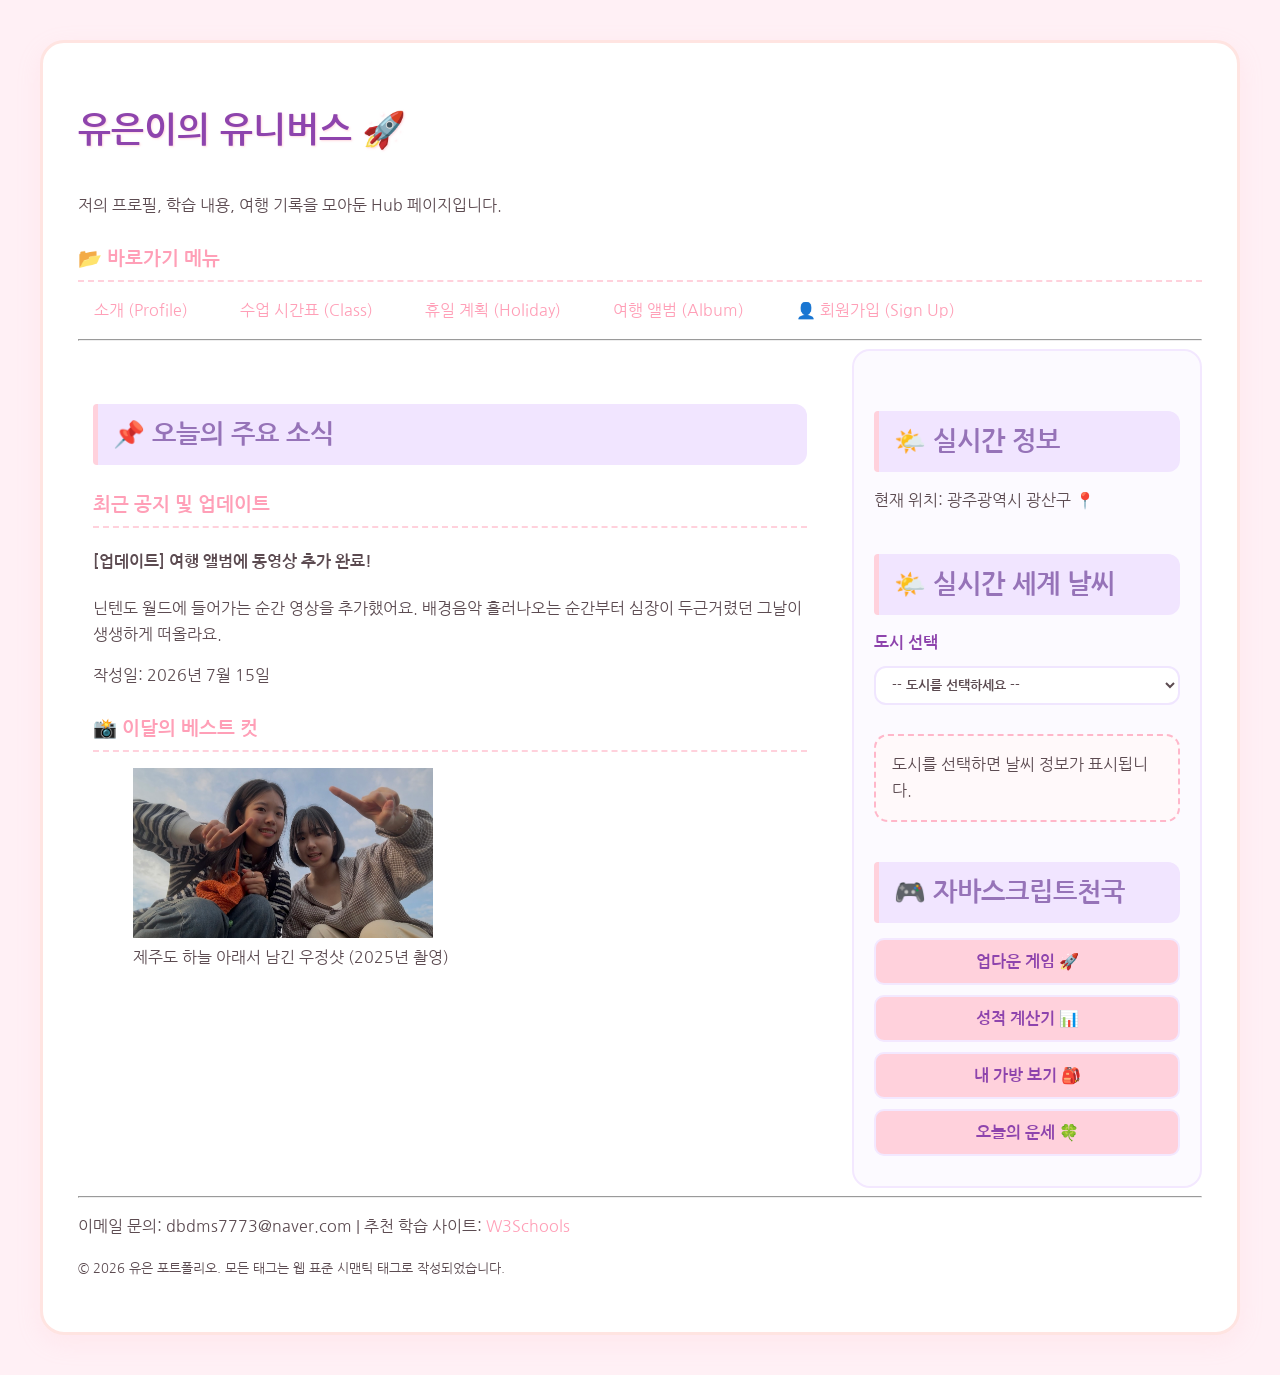
<file: html/index.html>
<!DOCTYPE html>
<html lang="ko">
<head>
    <meta charset="UTF-8">
    <meta name="viewport" content="width=device-width, initial-scale=1.0">
    <title>유은이의 유니버스</title>
    <link rel="stylesheet" href="../css/style.css">
</head>
<body>
    <div class="container">
        <header>
            <h1>유은이의 유니버스 🚀</h1>
            <p>저의 프로필, 학습 내용, 여행 기록을 모아둔 Hub 페이지입니다.</p>
        </header>
        
        <nav>
            <h3>📂 바로가기 메뉴</h3>
            <ul>
                <li><a href="myProfile.html">소개 (Profile)</a></li>
                <li><a href="myClass.html">수업 시간표 (Class)</a></li>
                <li><a href="myHoliday.html">휴일 계획 (Holiday)</a></li>
                <li><a href="myTrip.html">여행 앨범 (Album)</a></li>
                <li><a href="signUp.html">👤 회원가입 (Sign Up)</a></li>
            </ul>
        </nav>

        <hr>

        <div class="content-wrapper">
            <main>
                <h2>📌 오늘의 주요 소식</h2>

                <section>
                    <h3>최근 공지 및 업데이트</h3>
                    <article>
                        <h4>[업데이트] 여행 앨범에 동영상 추가 완료!</h4>
                        <p>닌텐도 월드에 들어가는 순간 영상을 추가했어요. 배경음악 흘러나오는 순간부터 심장이 두근거렸던 그날이 생생하게 떠올라요. </p>
                        <p>작성일: <time datetime="2026-07-15">2026년 7월 15일</time></p>
                    </article>
                </section>

                <section>
                    <h3>📸 이달의 베스트 컷</h3>
                    <figure>
                        <img src="../media/jeju.jpg" width="300" height="170" alt="제주도 여행 사진">
                        <figcaption>제주도 하늘 아래서 남긴 우정샷 (2025년 촬영)</figcaption>
                    </figure>
                </section>
            </main>

            <aside>
                <h2>🌤️ 실시간 정보</h2>
                <p>현재 위치: 광주광역시 광산구 📍</p>

                <section class="weather-panel">
                    <h2>🌤️ 실시간 세계 날씨</h2>
                    <label for="city-select">도시 선택</label>
                    <select id="city-select">
                        <option value="none">-- 도시를 선택하세요 --</option>
                        <option value="37.57,126.98">대한민국 서울 KR</option>
                        <option value="35.68,139.76">일본 도쿄 JP</option>
                        <option value="48.85,2.35">프랑스 파리 FR</option>
                        <option value="40.71,-74.01">미국 뉴욕 US</option>
                    </select>
                    <div id="weather-box" class="weather-box">
                        도시를 선택하면 날씨 정보가 표시됩니다.
                    </div>
                </section>

                <section class="game-menu">
                    <h2>🎮 자바스크립트천국</h2>
                    <button type="button" onclick="startUpDownGame()">업다운 게임 🚀</button>
                    <button type="button" onclick="calculateGrade()">성적 계산기 📊</button>
                    <button type="button" onclick="showMyBag()">내 가방 보기 🎒</button>
                    <button type="button" onclick="showTodayFortune()">오늘의 운세 🍀</button>
                </section>
            </aside>
        </div>
        <hr>

        <footer>
            <p>이메일 문의: dbdms7773@naver.com | 추천 학습 사이트: <a href="https://www.w3schools.com" target="_blank">W3Schools</a></p>
            <p><small>© 2026 유은 포트폴리오. 모든 태그는 웹 표준 시맨틱 태그로 작성되었습니다.</small></p>
        </footer>
    </div>
    <script src="../script/upDown.js"></script>
    <script src="../script/grade.js"></script>
    <script src="../script/bag.js"></script>
    <script src="../script/fortune.js"></script>
    <script type="module" src="../script/realtimeInfo.js"></script>
</body>
</html>
</file>
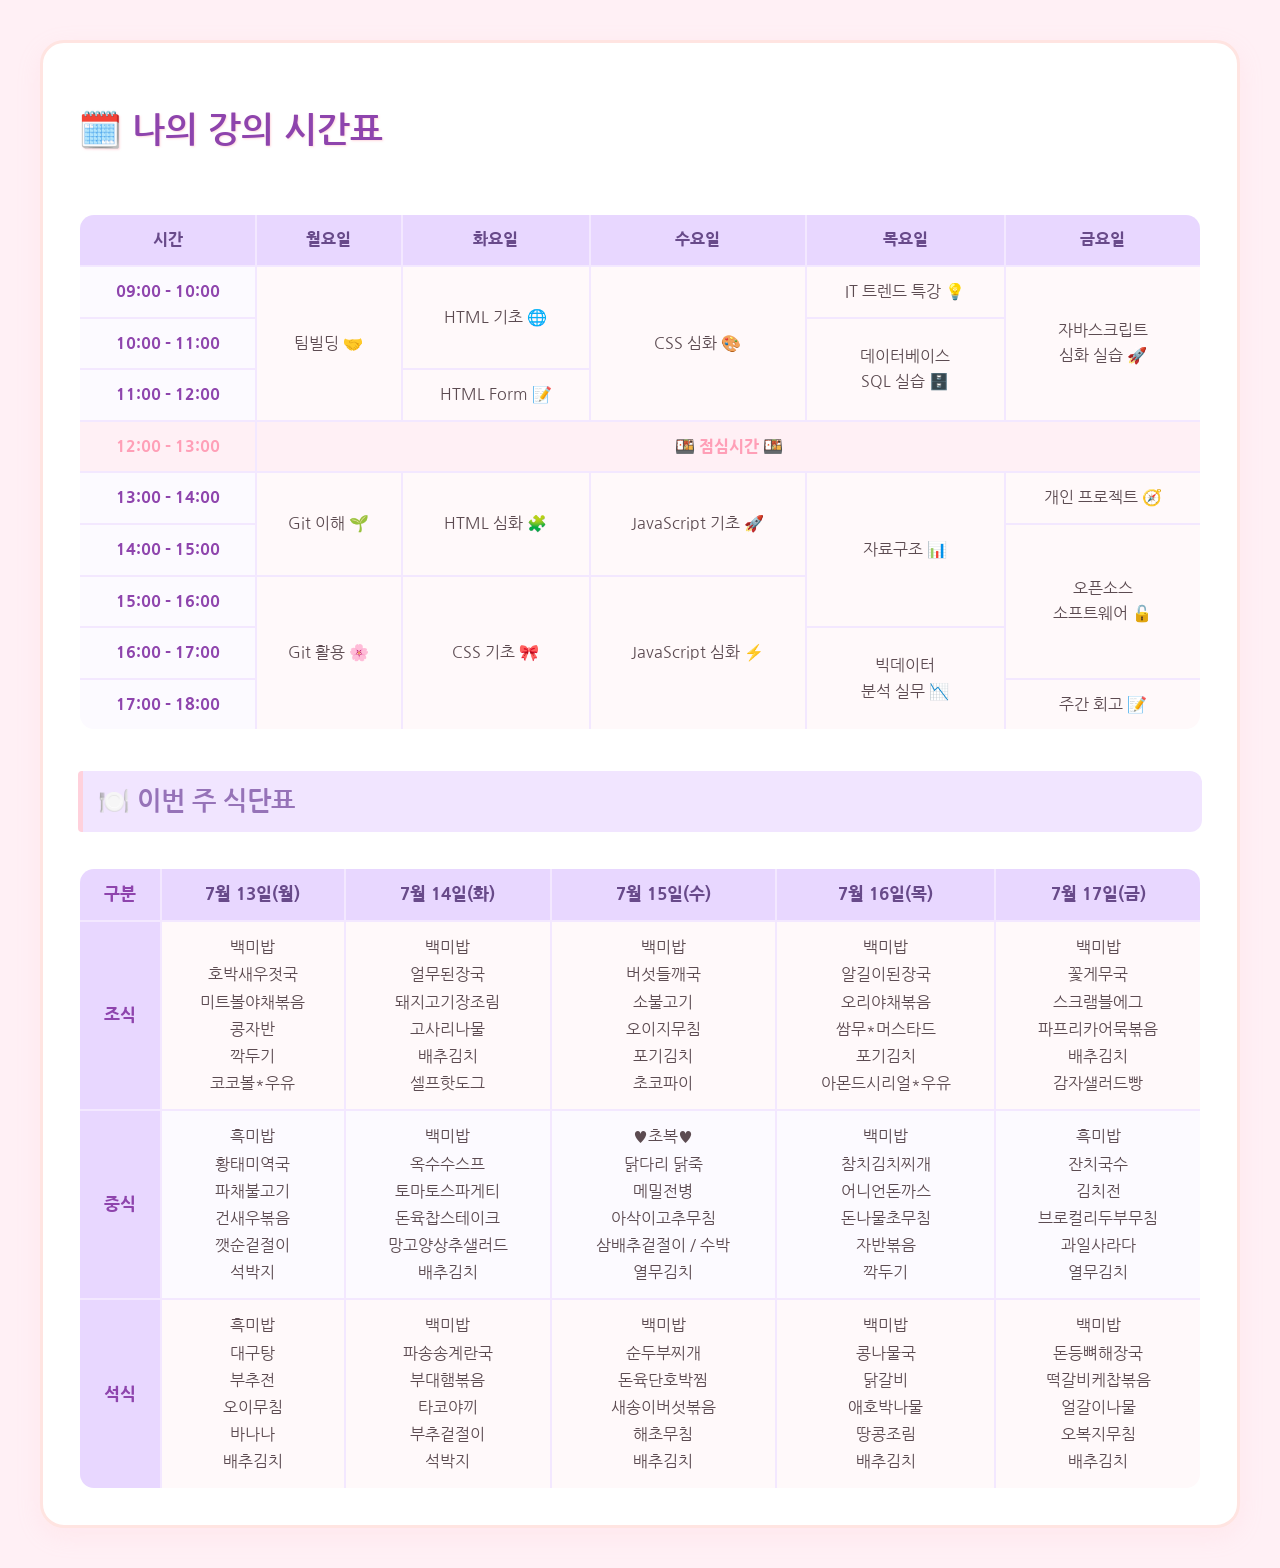
<file: html/myClass.html>
<!DOCTYPE html>
<html lang="ko">
<head>
    <meta charset="UTF-8">
    <meta name="viewport" content="width=device-width, initial-scale=1.0">
    <title>나의 강의 시간표</title>
    <link rel="stylesheet" href="../css/style.css">
</head>
<body>
    <div class="container">
        <h1>🗓️ 나의 강의 시간표</h1>

        <div class="table-scroll">
            <table class="schedule-table">
                <thead>
                    <tr>
                        <th>시간</th>
                        <th>월요일</th>
                        <th>화요일</th>
                        <th>수요일</th>
                        <th>목요일</th>
                        <th>금요일</th>
                    </tr>
                </thead>
                <tbody>
                    <tr>
                        <td>09:00 - 10:00</td>
                        <td rowspan="3">팀빌딩 🤝</td>
                        <td rowspan="2">HTML 기초 🌐</td>
                        <td rowspan="3">CSS 심화 🎨</td>
                        <td>IT 트렌드 특강 💡</td>
                        <td rowspan="3">자바스크립트<br>심화 실습 🚀</td>
                    </tr>
                    <tr>
                        <td>10:00 - 11:00</td>
                        <td rowspan="2">데이터베이스<br>SQL 실습 🗄️</td>
                    </tr>
                    <tr>
                        <td>11:00 - 12:00</td>
                        <td>HTML Form 📝</td>
                    </tr>
                    <tr class="lunch-row">
                        <td>12:00 - 13:00</td>
                        <td colspan="5">🍱 점심시간 🍱</td>
                    </tr>
                    <tr>
                        <td>13:00 - 14:00</td>
                        <td rowspan="2">Git 이해 🌱</td>
                        <td rowspan="2">HTML 심화 🧩</td>
                        <td rowspan="2">JavaScript 기초 🚀</td>
                        <td rowspan="3">자료구조 📊</td>
                        <td>개인 프로젝트 🧭</td>
                    </tr>
                    <tr>
                        <td>14:00 - 15:00</td>
                        <td rowspan="3">오픈소스<br>소프트웨어 🔓</td>
                    </tr>
                    <tr>
                        <td>15:00 - 16:00</td>
                        <td rowspan="3">Git 활용 🌸</td>
                        <td rowspan="3">CSS 기초 🎀</td>
                        <td rowspan="3">JavaScript 심화 ⚡</td>
                    </tr>
                    <tr>
                        <td>16:00 - 17:00</td>
                        <td rowspan="2">빅데이터<br>분석 실무 📉</td>
                    </tr>
                    <tr>
                        <td>17:00 - 18:00</td>
                        <td>주간 회고 📝</td>
                    </tr>
                </tbody>
            </table>
        </div>

        <h2>🍽️ 이번 주 식단표</h2>
        <div class="table-scroll">
            <table class="meal-table">
                <thead>
                    <tr>
                        <th>구분</th>
                        <th>7월 13일(월)</th>
                        <th>7월 14일(화)</th>
                        <th>7월 15일(수)</th>
                        <th>7월 16일(목)</th>
                        <th>7월 17일(금)</th>
                    </tr>
                </thead>
                <tbody>
                    <tr>
                        <th>조식</th>
                        <td>백미밥<br>호박새우젓국<br>미트볼야채볶음<br>콩자반<br>깍두기<br>코코볼*우유</td>
                        <td>백미밥<br>얼무된장국<br>돼지고기장조림<br>고사리나물<br>배추김치<br>셀프핫도그</td>
                        <td>백미밥<br>버섯들깨국<br>소불고기<br>오이지무침<br>포기김치<br>초코파이</td>
                        <td>백미밥<br>알길이된장국<br>오리야채볶음<br>쌈무*머스타드<br>포기김치<br>아몬드시리얼*우유</td>
                        <td>백미밥<br>꽃게무국<br>스크램블에그<br>파프리카어묵볶음<br>배추김치<br>감자샐러드빵</td>
                    </tr>
                    <tr>
                        <th>중식</th>
                        <td>흑미밥<br>황태미역국<br>파채불고기<br>건새우볶음<br>깻순겉절이<br>석박지</td>
                        <td>백미밥<br>옥수수스프<br>토마토스파게티<br>돈육찹스테이크<br>망고양상추샐러드<br>배추김치</td>
                        <td>♥초복♥<br>닭다리 닭죽<br>메밀전병<br>아삭이고추무침<br>삼배추겉절이 / 수박<br>열무김치</td>
                        <td>백미밥<br>참치김치찌개<br>어니언돈까스<br>돈나물초무침<br>자반볶음<br>깍두기</td>
                        <td>흑미밥<br>잔치국수<br>김치전<br>브로컬리두부무침<br>과일사라다<br>열무김치</td>
                    </tr>
                    <tr>
                        <th>석식</th>
                        <td>흑미밥<br>대구탕<br>부추전<br>오이무침<br>바나나<br>배추김치</td>
                        <td>백미밥<br>파송송계란국<br>부대햄볶음<br>타코야끼<br>부추겉절이<br>석박지</td>
                        <td>백미밥<br>순두부찌개<br>돈육단호박찜<br>새송이버섯볶음<br>해초무침<br>배추김치</td>
                        <td>백미밥<br>콩나물국<br>닭갈비<br>애호박나물<br>땅콩조림<br>배추김치</td>
                        <td>백미밥<br>돈등뼈해장국<br>떡갈비케찹볶음<br>얼갈이나물<br>오복지무침<br>배추김치</td>
                    </tr>
                </tbody>
            </table>
        </div>
    </div>
</body>
</html>
</file>
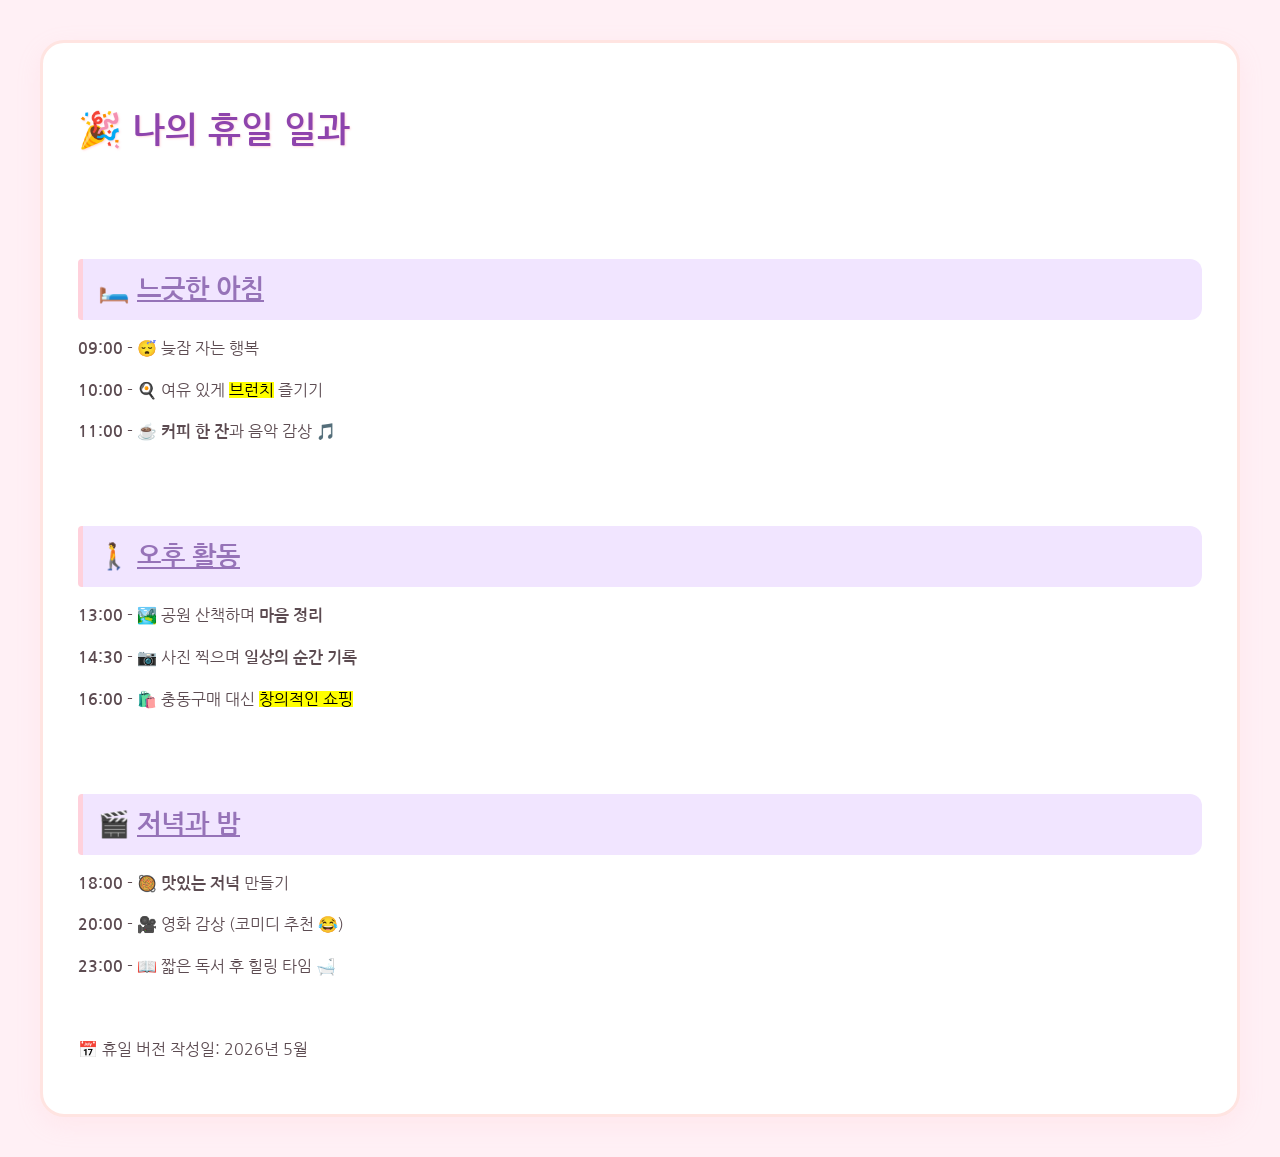
<file: html/myHoliday.html>
<!DOCTYPE html>
<html lang="ko">
<head>
    <meta charset="UTF-8">
    <meta name="viewport" content="width=device-width, initial-scale=1.0">
    <title>나의 휴일 일과</title>
    <link rel="stylesheet" href="../css/style.css">
</head>
<body>
    <div class="container">

    <h1>🎉 나의 휴일 일과</h1>
    <br>

    <h2>🛏️ <u>느긋한 아침</u></h2>
    <p><b>09:00</b> - 😴 늦잠 자는 행복</p>
    <p><b>10:00</b> - 🍳 여유 있게 <mark>브런치</mark> 즐기기</p>
    <p><b>11:00</b> - ☕ <b>커피 한 잔</b>과 음악 감상 🎵</p>
    <br>

    <h2>🚶 <u>오후 활동</u></h2>
    <p><b>13:00</b> - 🏞️ 공원 산책하며 <b>마음 정리</b></p>
    <p><b>14:30</b> - 📷 사진 찍으며 <b>일상의 순간 기록</b></p>
    <p><b>16:00</b> - 🛍️ 충동구매 대신 <mark>창의적인 쇼핑</mark></p>
    <br>

    <h2>🎬 <u>저녁과 밤</u></h2>
    <p><b>18:00</b> - 🥘 <b>맛있는 저녁</b> 만들기</p>
    <p><b>20:00</b> - 🎥 영화 감상 (코미디 추천 😂)</p>
    <p><b>23:00</b> - 📖 짧은 독서 후 힐링 타임 🛁</p>
    <br>

    <p>📅 휴일 버전 작성일: 2026년 5월</p>

    </div>
</body>
</html>
</file>
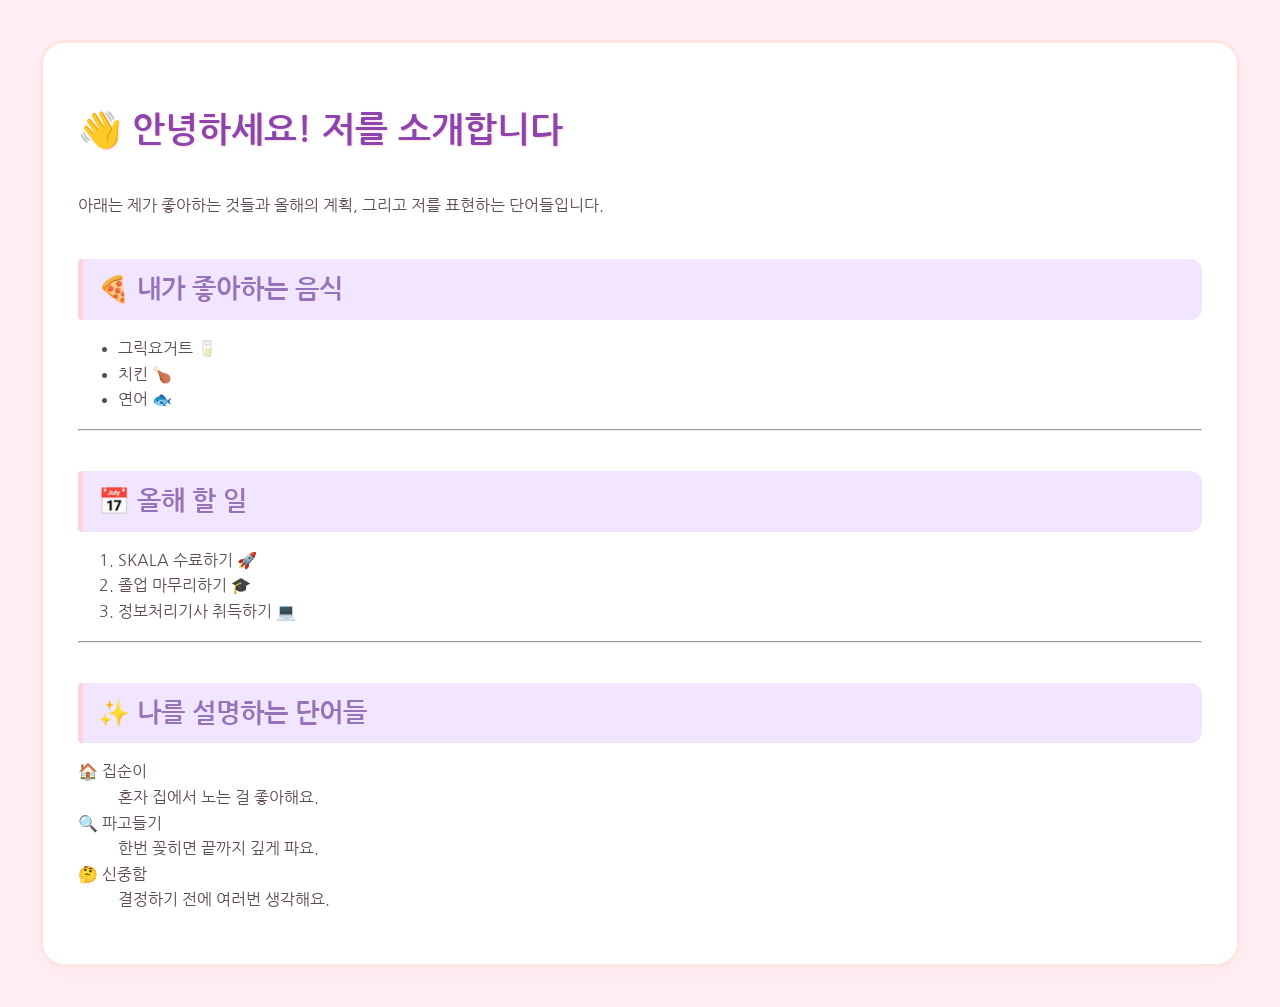
<file: html/myProfile.html>
<!DOCTYPE html>
<html lang="ko">
<head>
    <meta charset="UTF-8">
    <meta name="viewport" content="width=device-width, initial-scale=1.0">
    <title>저를 소개합니다</title>
    <link rel="stylesheet" href="../css/style.css">
</head>
<body>
    <div class="container">

        <h1>👋 안녕하세요! 저를 소개합니다</h1>
        <p>아래는 제가 좋아하는 것들과 올해의 계획, 그리고 저를 표현하는 단어들입니다.</p>

        <h2>🍕 내가 좋아하는 음식</h2>
        <ul>
            <li>그릭요거트 🥛</li>
            <li>치킨 🍗</li>
            <li>연어 🐟</li>
        </ul>

        <hr>

        <h2>📅 올해 할 일</h2>
        <ol>
            <li> SKALA 수료하기 🚀</li>
            <li> 졸업 마무리하기 🎓 </li>
            <li> 정보처리기사 취득하기 💻</li>
        </ol>

        <hr>

        <h2>✨ 나를 설명하는 단어들</h2>
        <dl>
            <dt>🏠 집순이</dt>
            <dd>혼자 집에서 노는 걸 좋아해요.</dd>
            <dt>🔍 파고들기</dt>
            <dd>한번 꽂히면 끝까지 깊게 파요.</dd> 
            <dt>🤔 신중함</dt>
            <dd>결정하기 전에 여러번 생각해요.</dd>
        </dl>

    </div>
</body>
</html>
</file>
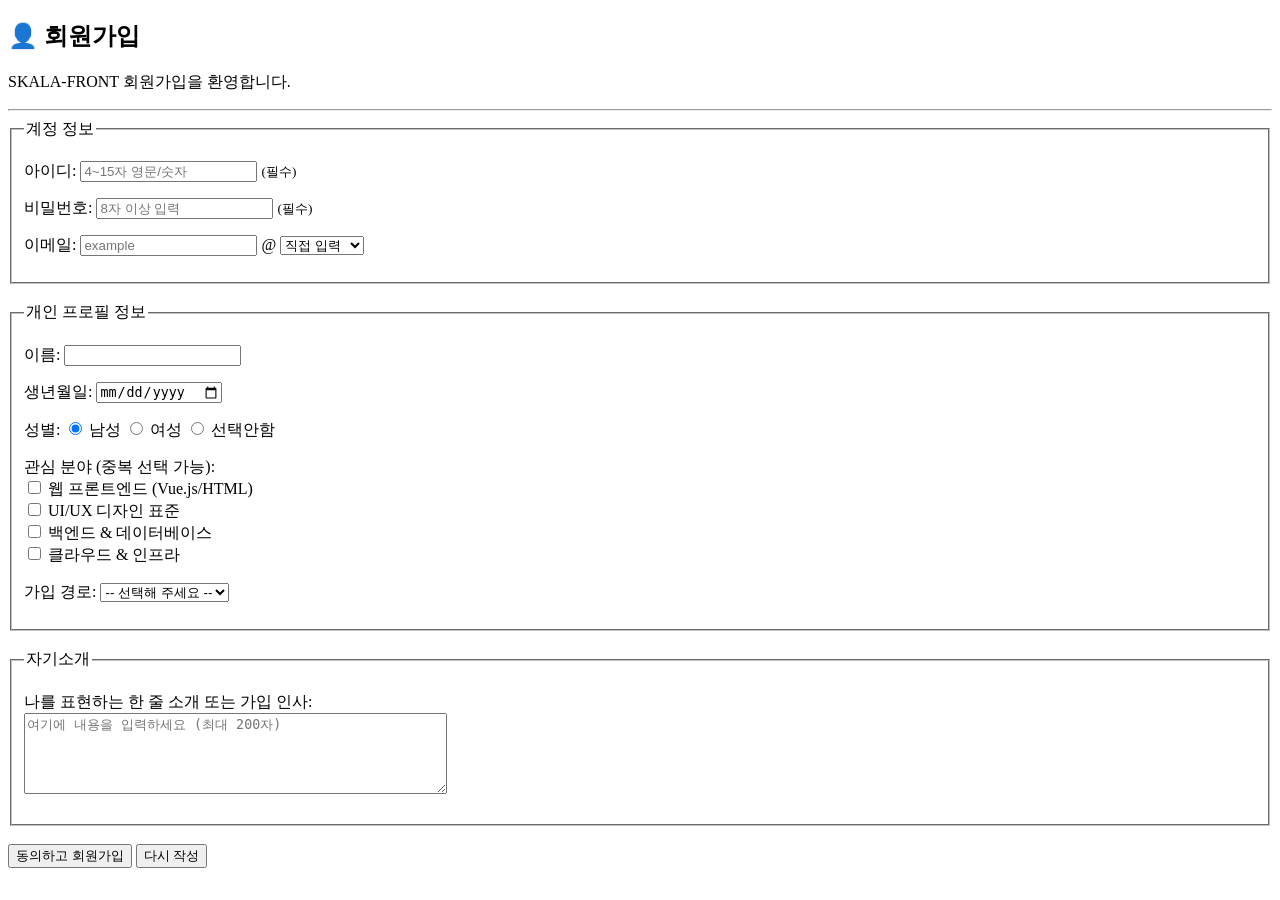
<file: html/signUp.html>
<!DOCTYPE html>
<html lang="ko">
<head>
    <meta charset="UTF-8">
    <meta name="viewport" content="width=device-width, initial-scale=1.0">
    <title>회원가입</title>
</head>
<body>
    <div class="container">

<h2>👤 회원가입</h2>
    <p>SKALA-FRONT 회원가입을 환영합니다.</p>
    <hr>

    <form action="signUpResult.html" method="get">
        
        <fieldset>
            <legend>계정 정보</legend>
            <p>
                <label for="userId">아이디: </label>
                <input type="text" id="userId" name="userId" minlength="4" maxlength="15" required placeholder="4~15자 영문/숫자">
                <small>(필수)</small>
            </p>
            <p>
                <label for="userPw">비밀번호: </label>
                <input type="password" id="userPw" name="userPw" minlength="8" required placeholder="8자 이상 입력">
                <small>(필수)</small>
            </p>
            <p>
                <label for="userEmail">이메일: </label>
                <input type="text" id="userEmail" name="userEmail" placeholder="example">
                @
                <select name="emailDomain">
                    <option value="direct">직접 입력</option>
                    <option value="naver.com">naver.com</option>
                    <option value="gmail.com">gmail.com</option>
                    <option value="daum.net">daum.net</option>
                </select>
            </p>
        </fieldset>

        <br>

        <fieldset>
            <legend>개인 프로필 정보</legend>
            <p>
                <label for="userName">이름: </label>
                <input type="text" id="userName" name="userName" required>
            </p>
            <p>
                <label for="userBirth">생년월일: </label>
                <input type="date" id="userBirth" name="userBirth">
            </p>
            <p>
                성별: 
                <label><input type="radio" name="gender" value="male" checked> 남성</label>
                <label><input type="radio" name="gender" value="female"> 여성</label>
                <label><input type="radio" name="gender" value="none"> 선택안함</label>
            </p>
            <p>
                관심 분야 (중복 선택 가능): <br>
                <label><input type="checkbox" name="interest" value="frontend"> 웹 프론트엔드 (Vue.js/HTML)</label><br>
                <label><input type="checkbox" name="interest" value="uiux"> UI/UX 디자인 표준</label><br>
                <label><input type="checkbox" name="interest" value="backend"> 백엔드 & 데이터베이스</label><br>
                <label><input type="checkbox" name="interest" value="devops"> 클라우드 & 인프라</label>
            </p>
            
            <p>
                <label for="joinPath">가입 경로: </label>
                <select id="joinPath" name="joinPath">
                    <option value="" disabled selected>-- 선택해 주세요 --</option>
                    <option value="search">검색</option>
                    <option value="friend">지인 추천</option>
                    <option value="sns">SNS</option>
                </select>
            </p>
        </fieldset>

        <br>

        <fieldset>
            <legend>자기소개</legend>
            <p>
                <label for="intro">나를 표현하는 한 줄 소개 또는 가입 인사:</label><br>
                <textarea id="intro" name="intro" rows="5" cols="50" placeholder="여기에 내용을 입력하세요 (최대 200자)"></textarea>
            </p>
        </fieldset>

        <br>

        <input type="submit" value="동의하고 회원가입">
        <input type="reset" value="다시 작성">

    </form>

    </div>
</body>
</html>
</file>
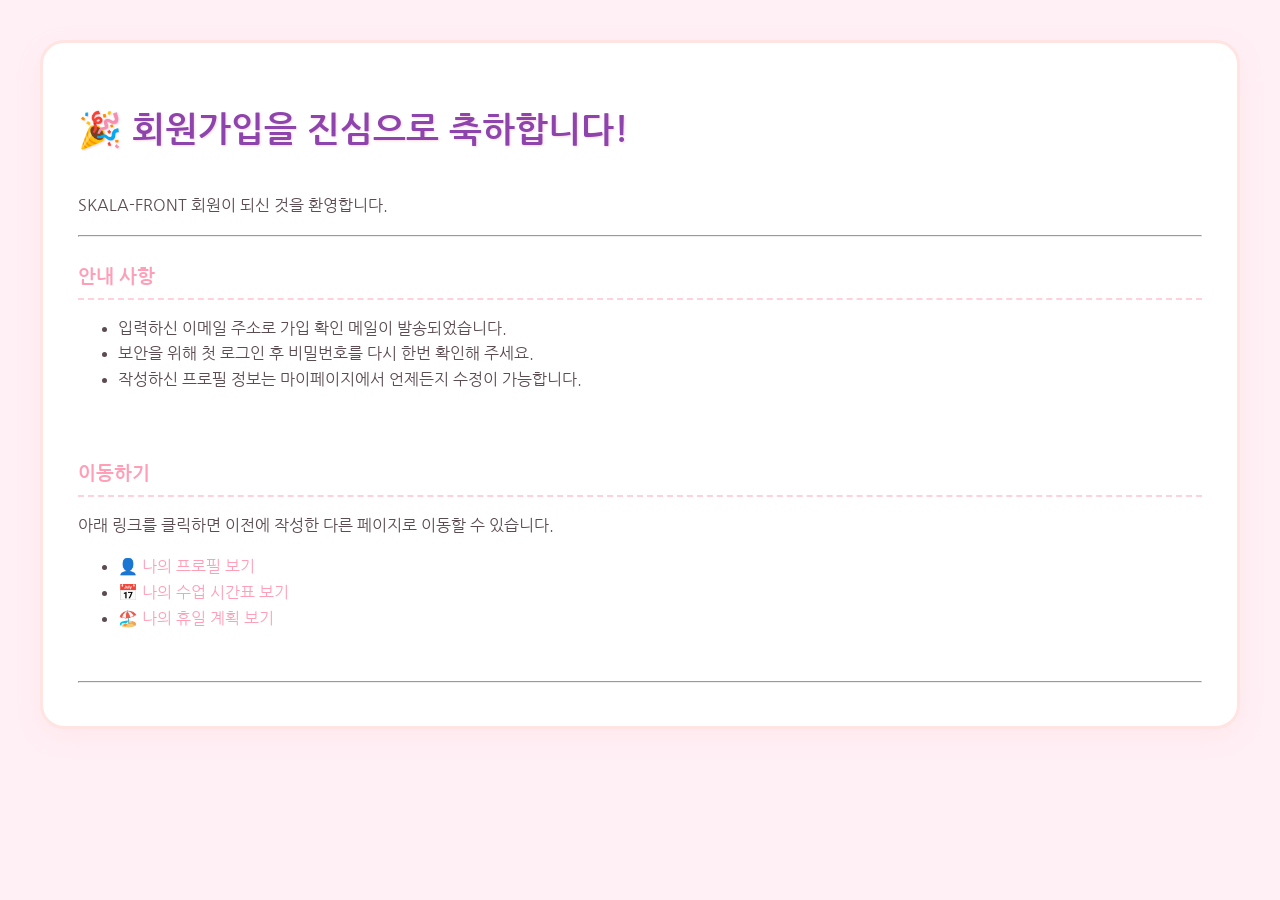
<file: html/signUpResult.html>
<!DOCTYPE html>
<html lang="ko">
<head>
    <meta charset="UTF-8">
    <meta name="viewport" content="width=device-width, initial-scale=1.0">
    <title>회원가입을 축하합니다!</title>
    <link rel="stylesheet" href="../css/style.css">
</head>
<body>
    <div class="container">

    <h1>🎉 회원가입을 진심으로 축하합니다!</h1>
    <p>SKALA-FRONT 회원이 되신 것을 환영합니다.</p>
    <hr>

    <h3>안내 사항</h3>
    <ul>
        <li>입력하신 이메일 주소로 가입 확인 메일이 발송되었습니다.</li>
        <li>보안을 위해 첫 로그인 후 비밀번호를 다시 한번 확인해 주세요.</li>
        <li>작성하신 프로필 정보는 마이페이지에서 언제든지 수정이 가능합니다.</li>
    </ul>

    <br>

    <h3>이동하기</h3>
    <p>아래 링크를 클릭하면 이전에 작성한 다른 페이지로 이동할 수 있습니다.</p>
    
    <ul>
        <li><a href="myProfile.html">👤 나의 프로필 보기</a></li>
        <li><a href="myClass.html">📅 나의 수업 시간표 보기</a></li>
        <li><a href="myHoliday.html">🏖️ 나의 휴일 계획 보기</a></li>
    </ul>

    <br>
    <hr>

    </div>
</body>
</html>
</file>
<file: css/style.css>
@import url('https://fonts.googleapis.com/css2?family=Nanum+Gothic:wght@400;700;800&display=swap');

/* 기본 페이지 스타일 */
body {
    font-family: 'Nanum Gothic', sans-serif;
    line-height: 1.6;                    
    background-color: #FFF0F5;               
    color: #5c4b51;                          
    margin: 0;
    padding: 0;
}

h1 {
    color: #8e44ad;                          
    font-size: 2.2rem;                   
    padding-bottom: 12px;                  
    text-shadow: 1px 1px 2px rgba(255, 182, 193, 0.5); 
}

h2 {
    color: #9673b8;                          
    font-size: 1.6rem;                     
    background-color: #F1E5FF;               
    padding: 10px 15px;                      
    border-left: 5px solid #FFD1DC;          
    border-radius: 4px 12px 12px 4px;        
    margin-top: 40px;                     
    margin-bottom: 15px;                 
}

h3 {
    color: #FF9FB7;                          
    font-size: 1.2rem;                      
    padding-bottom: 5px;                     
    border-bottom: 2px dashed #FFD1DC;       
    margin-top: 25px;
    margin-bottom: 10px;
}

a {
    color: #FF9FB7;                          
    text-decoration: none;                   
}

a:hover {
    text-decoration: underline;
    color: #9673b8;                          
}

/* 공통 박스 설정 */
* {
    box-sizing: border-box;
}

/* 공통 컨테이너와 카드 */
.container {
    max-width: 1200px;                      
    margin: 40px auto;                    
    padding: 35px;                        
    background-color: #ffffff;             
    border-radius: 24px;                     
    border: 3px solid #FFE4E1;               
    box-shadow: 0 8px 24px rgba(255, 182, 193, 0.15); 
}

.trip-card {
    background-color: #FFF9FA;              
    border: 2px solid #FFE4E1;               
    border-radius: 18px;                     
    padding: 20px;                           
    margin-bottom: 25px;                     
    box-shadow: 0 4px 10px rgba(255, 182, 193, 0.08); 
}

.trip-card img {
    display: block;                          
    margin-bottom: 12px;                     
    max-width: 100%;                         
    height: auto;
    border-radius: 12px;                     
}

/* 표 스타일 */
table {
    width: 100%;                             
    border-collapse: collapse;               
    margin-top: 20px;
    border-radius: 16px;
    overflow: hidden;                        
}

table, th, td {
    border: 2px solid #F3E8FF !important;    
}

th, td {
    padding: 12px;                           
    text-align: center;                      
}

th {
    background-color: #E8D7FF !important;    
    color: #684a8a;
}

/* 회원가입 폼 스타일 */
fieldset {
    border: 2px solid #F5EEFF;               
    border-radius: 20px;                     
    padding: 20px;                           
    margin-bottom: 20px;                     
    background-color: #FCFAFF;               
}

legend {
    font-weight: bold;                       
    color: #8e44ad;                          
    background-color: #E8D7FF;               
    padding: 4px 16px;                       
    border-radius: 20px;
}

input[type="text"],
input[type="password"],
input[type="email"],
input[type="date"],
select,
textarea {
    width: 100%;                             
    padding: 12px;                        
    margin-top: 5px;                         
    margin-bottom: 15px;                     
    border: 2px solid #F0E6FF;               
    border-radius: 15px;                     
    font-family: inherit;                    
}

input[type="text"]:focus,
input[type="password"]:focus,
input[type="email"]:focus,
input[type="date"]:focus,
select:focus,
textarea:focus {
    outline: none;
    border-color: #FFB7ca;                   
    box-shadow: 0 0 8px rgba(255, 183, 202, 0.6);
}

input[type="radio"],
input[type="checkbox"] {
    width: auto;                             
    margin-right: 5px;                       
    cursor: pointer;                         
}

textarea {
    resize: vertical;                        
    min-height: 120px;                       
}

.btn-submit,
.btn-reset {
    padding: 12px 30px;                   
    font-size: 1em;
    font-weight: bold;
    border: none;                            
    border-radius: 30px;                     
    cursor: pointer;                         
    margin-right: 10px;                      
}

.btn-submit {
    background-color: #FFD1DC;               
    color: #8e44ad;                          
}

.btn-reset {
    background-color: #E8D7FF;               
    color: #8e44ad;
}

/* 레이아웃 스타일 */
nav ul {
    display: flex;
    list-style: none;
    padding: 0;
    gap: 20px;
}

.trip-grid-container {
    display: grid;
    grid-template-columns: repeat(3, 1fr);   
    gap: 20px;
}

.content-wrapper {
    display: flex;                           
    gap: 30px;                               
    align-items: flex-start;                 
}

main {
    flex: 7;                                
    padding: 15px;
}

aside {
    flex: 3;                               
    background-color: #FCFAFF;               
    padding: 20px;
    border: 2px solid #F3E8FF;
    border-radius: 18px;
}

/* 사이드바 기능 영역 */
.game-menu {
    margin-top: 25px;
}

.weather-panel {
    margin-top: 25px;
}

.weather-panel label {
    display: block;
    margin-bottom: 6px;
    color: #8e44ad;
    font-weight: 700;
}

.weather-panel select {
    width: 100%;
    padding: 10px 12px;
    border: 2px solid #F0E6FF;
    border-radius: 12px;
    background-color: #ffffff;
    color: #5c4b51;
    font-family: inherit;
    font-weight: 700;
}

.weather-box {
    margin-top: 14px;
    padding: 16px;
    background-color: #FFF9FA;
    border: 2px dashed #FFB7ca;
    border-radius: 14px;
    color: #5c4b51;
}

.weather-box h4 {
    margin-top: 0;
    color: #9673b8;
}

.weather-box p {
    margin: 10px 0;
}

.weather-loading {
    color: #FF9FB7;
    font-weight: 700;
}

.game-menu button {
    display: block;
    width: 100%;
    margin-bottom: 10px;
    padding: 12px 14px;
    border: 2px solid #F3E8FF;
    border-radius: 10px;
    background-color: #FFD1DC;
    color: #8e44ad;
    font-family: inherit;
    font-size: 1rem;
    font-weight: 700;
    cursor: pointer;
}

.game-menu button:hover {
    background-color: #F1E5FF;
    color: #8e44ad;
}

@media (max-width: 768px) {
    nav ul {
        flex-direction: column;
        gap: 10px;
    }
    
    .content-wrapper {
        flex-direction: column; 
        gap: 20px;
    }
    
    main, aside {
        width: 100%;
    }
    
    .trip-grid-container {
        grid-template-columns: 1fr;
    }
}

/* 인터랙션 효과 */
nav a {
    transition: background-color 0.3s ease, color 0.3s ease; 
    padding: 8px 16px;
    border-radius: 20px;                     
}

nav a:hover {
    background-color: #FFD1DC;              
    color: #8e44ad;                         
}

.btn-submit,
.btn-reset {
    transition: all 0.2s ease;
}

.btn-submit:hover {
    background-color: #FFB7ca;
}

.btn-reset:hover {
    background-color: #DCC6FF;
}

.trip-card {
    transition: transform 0.3s ease, box-shadow 0.3s ease;
}

.trip-card:hover {
    transform: translateY(-8px);            
    box-shadow: 0 10px 24px rgba(255, 182, 193, 0.3);
}

/* 등장 애니메이션 */
@keyframes fadeInUp {
    from {
        opacity: 0;                          
        transform: translateY(20px);         
    }
    to {
        opacity: 1;                          
        transform: translateY(0);            
    }
}

header h1 {
    animation: fadeInUp 0.8s ease-out forwards;
}

/* 시간표와 식단표 */
.table-scroll {
    width: 100%;
    overflow-x: auto;
}

.schedule-table,
.meal-table {
    min-width: 760px;
    background-color: #ffffff;
}

.schedule-table th,
.meal-table th {
    font-weight: 800;
}

.schedule-table td:first-child,
.meal-table th:first-child {
    color: #8e44ad;
    font-weight: 800;
    background-color: #FCFAFF;
}

.schedule-table td {
    vertical-align: middle;
    background-color: #FFF9FA;
}

.schedule-table .lunch-row td {
    background-color: #FFF0F5;
    color: #FF9FB7;
    font-weight: 800;
}

.meal-table th {
    font-size: 1.05rem;
}

.meal-table td {
    vertical-align: top;
    line-height: 1.7;
    background-color: #FFF9FA;
}

.meal-table tbody tr:nth-child(even) td {
    background-color: #FCFAFF;
}

@media (max-width: 768px) {
    .schedule-table,
    .meal-table {
        min-width: 720px;
    }

    .schedule-table th,
    .schedule-table td,
    .meal-table th,
    .meal-table td {
        padding: 10px;
        font-size: 0.9rem;
    }
}
</file>
